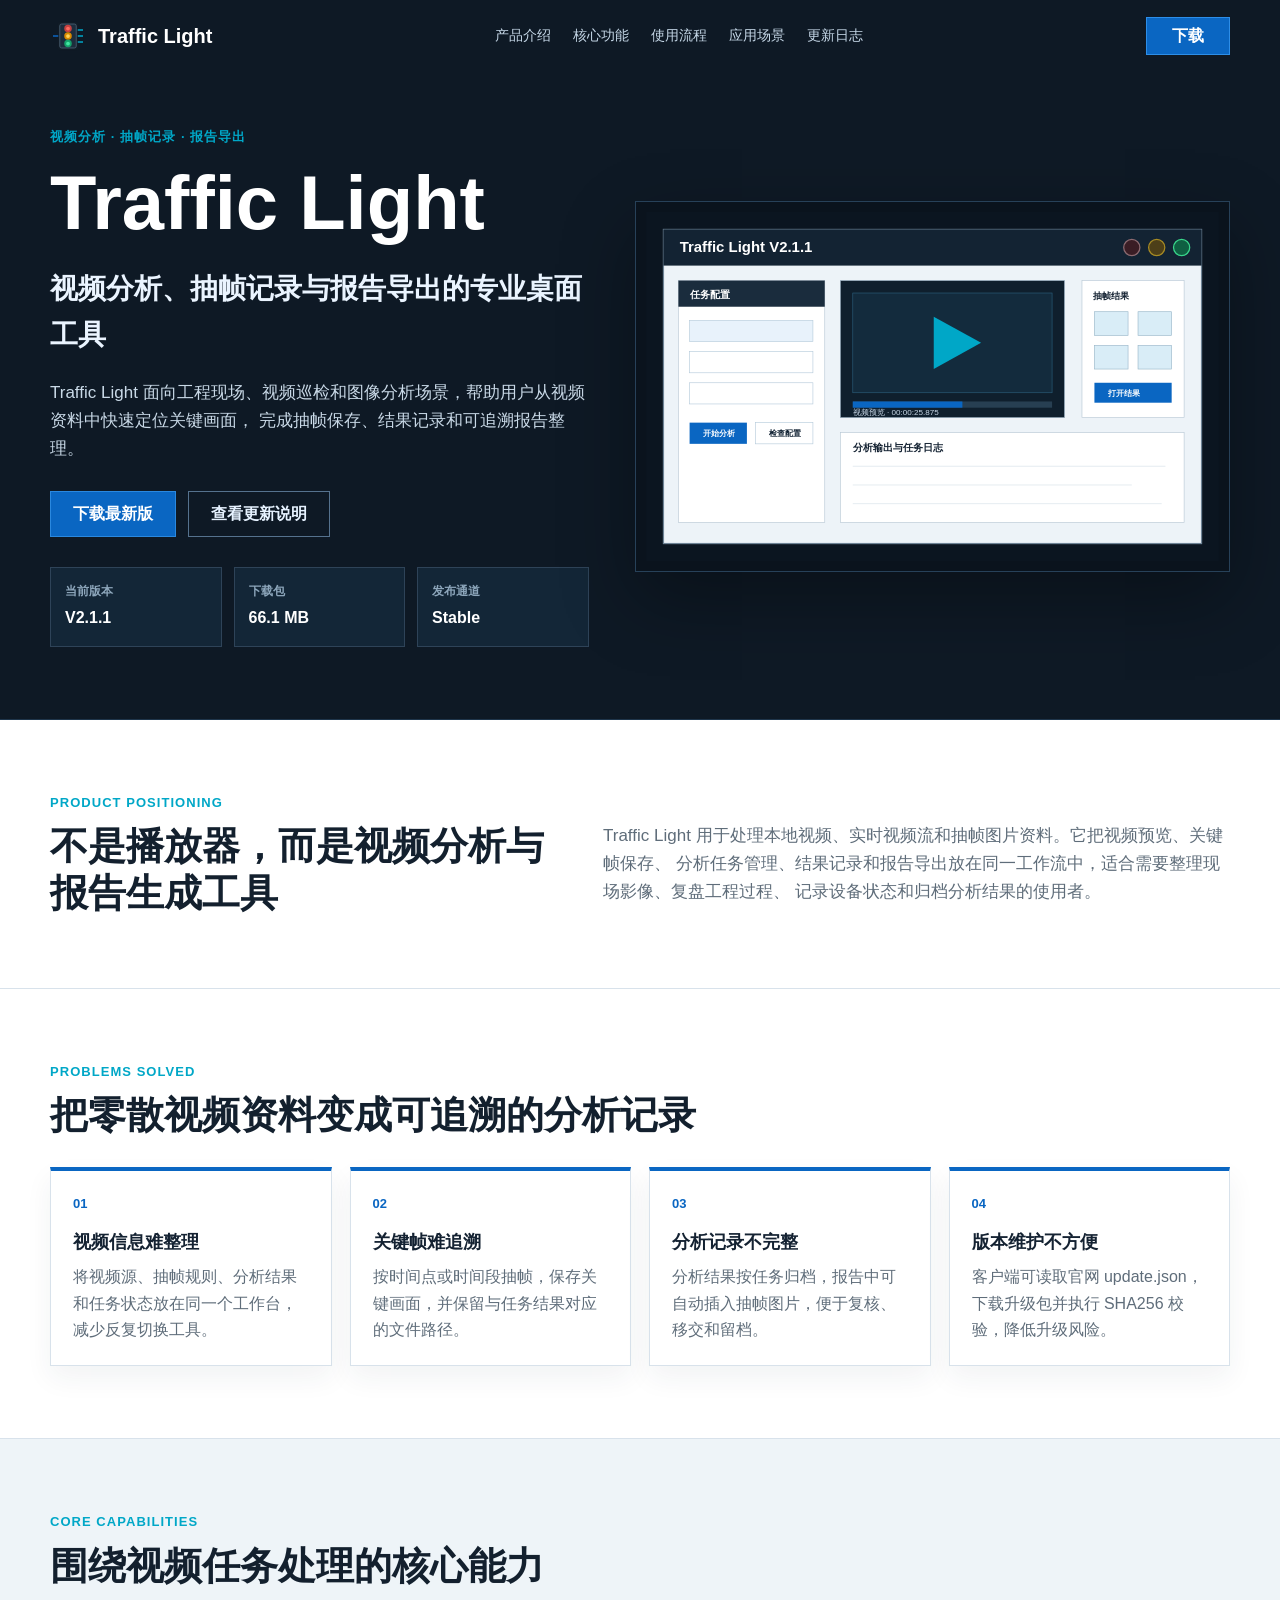
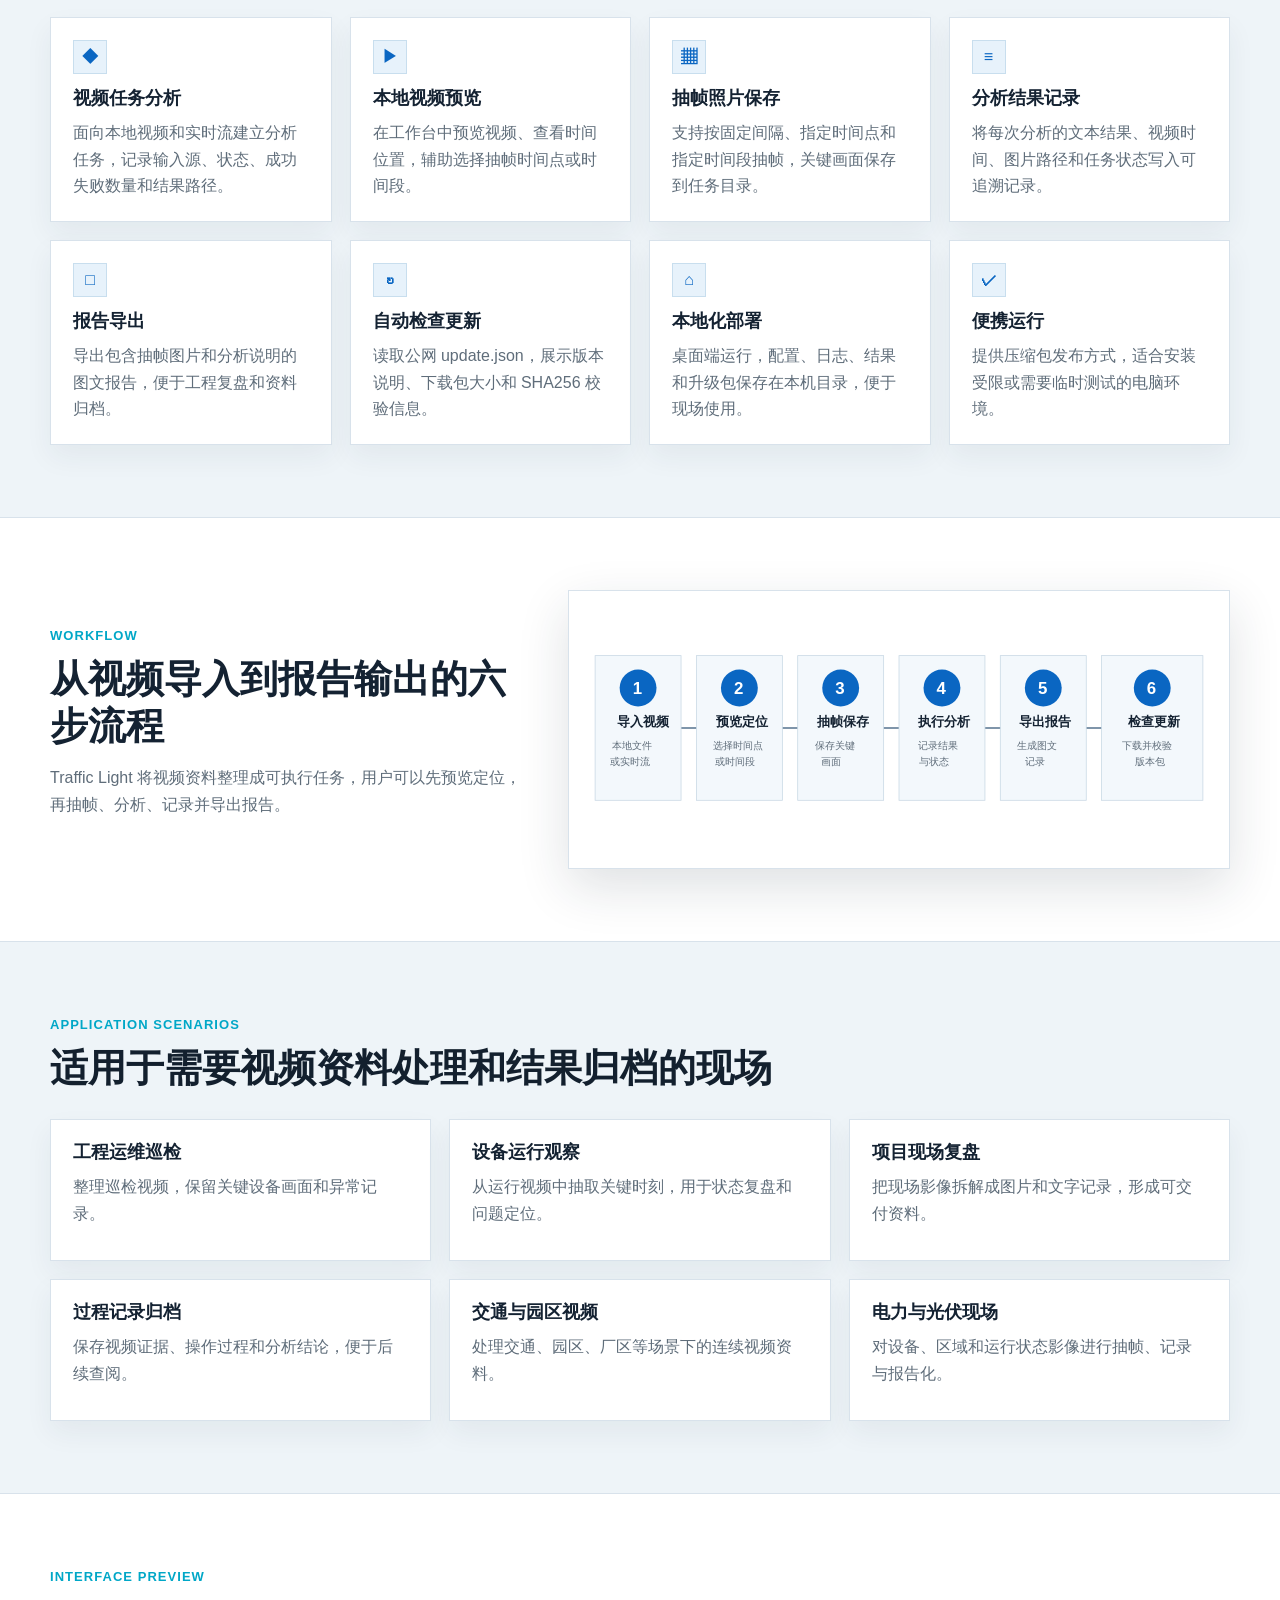
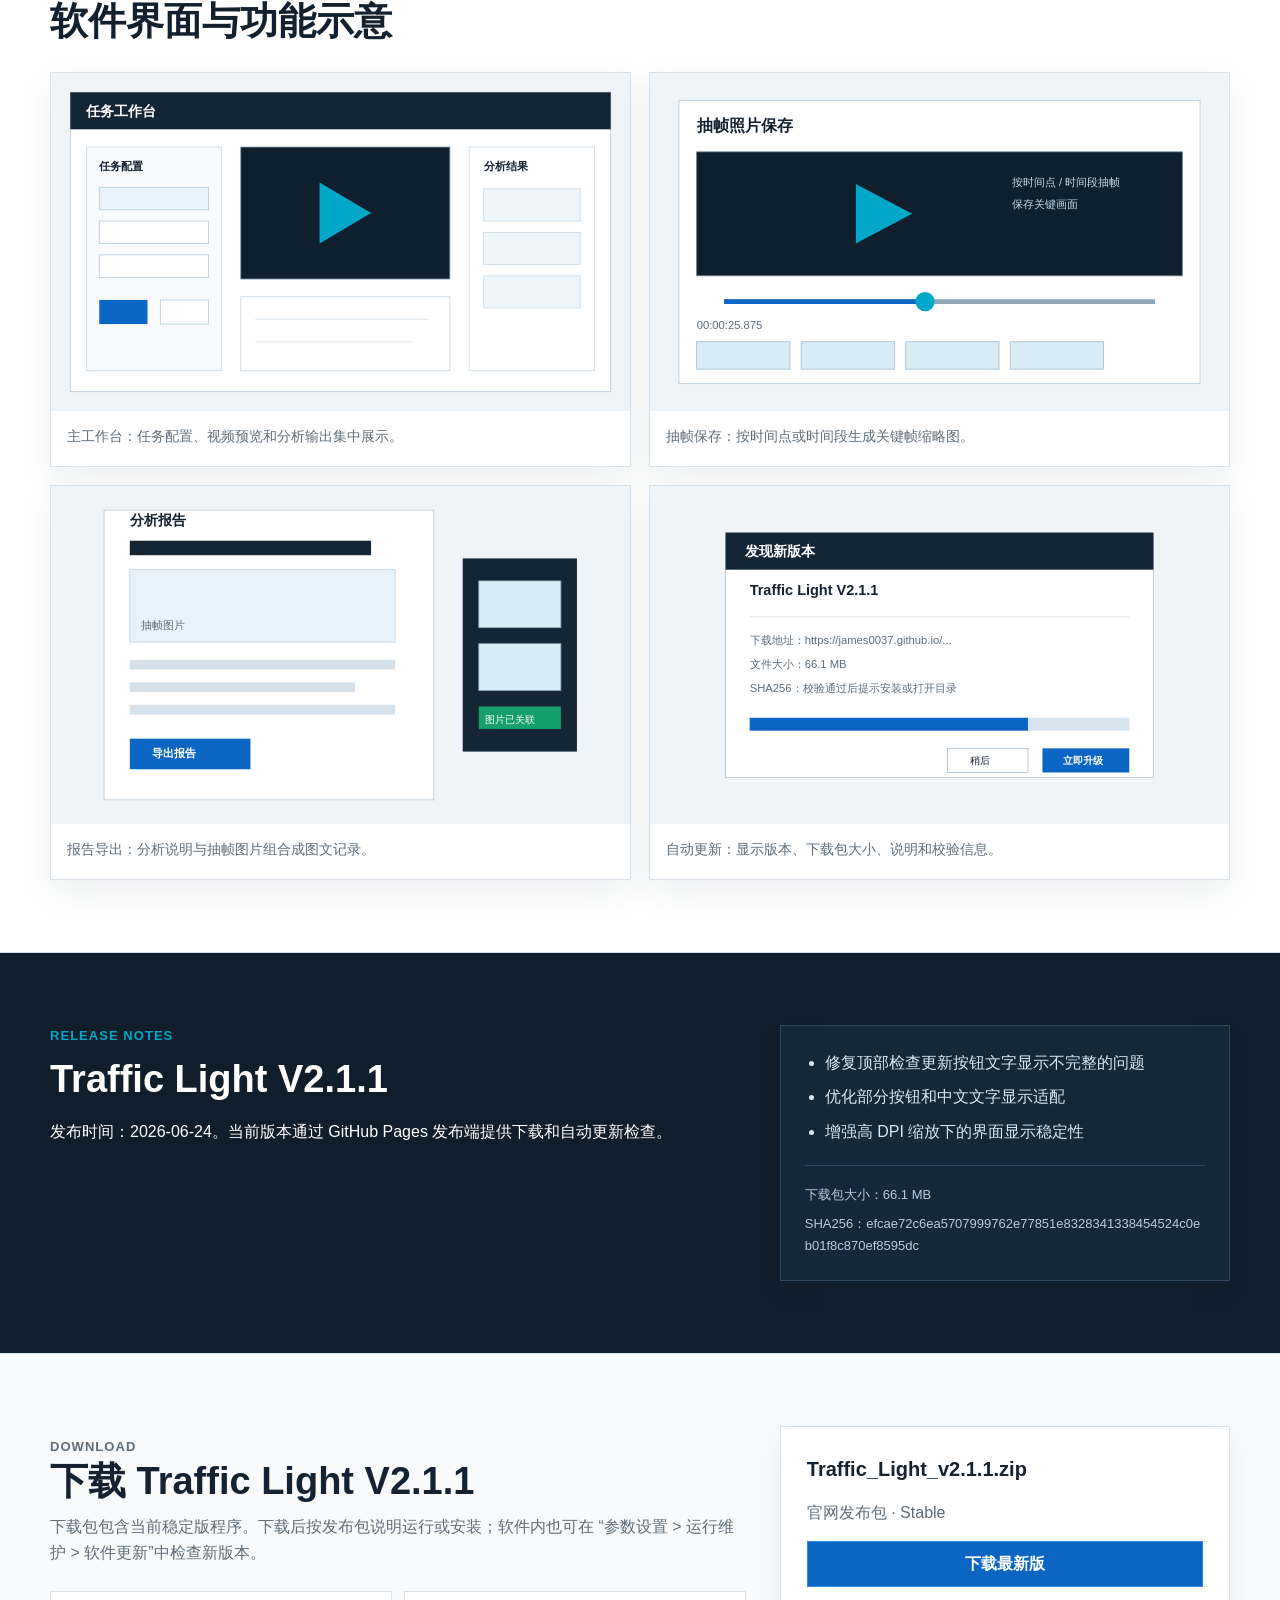
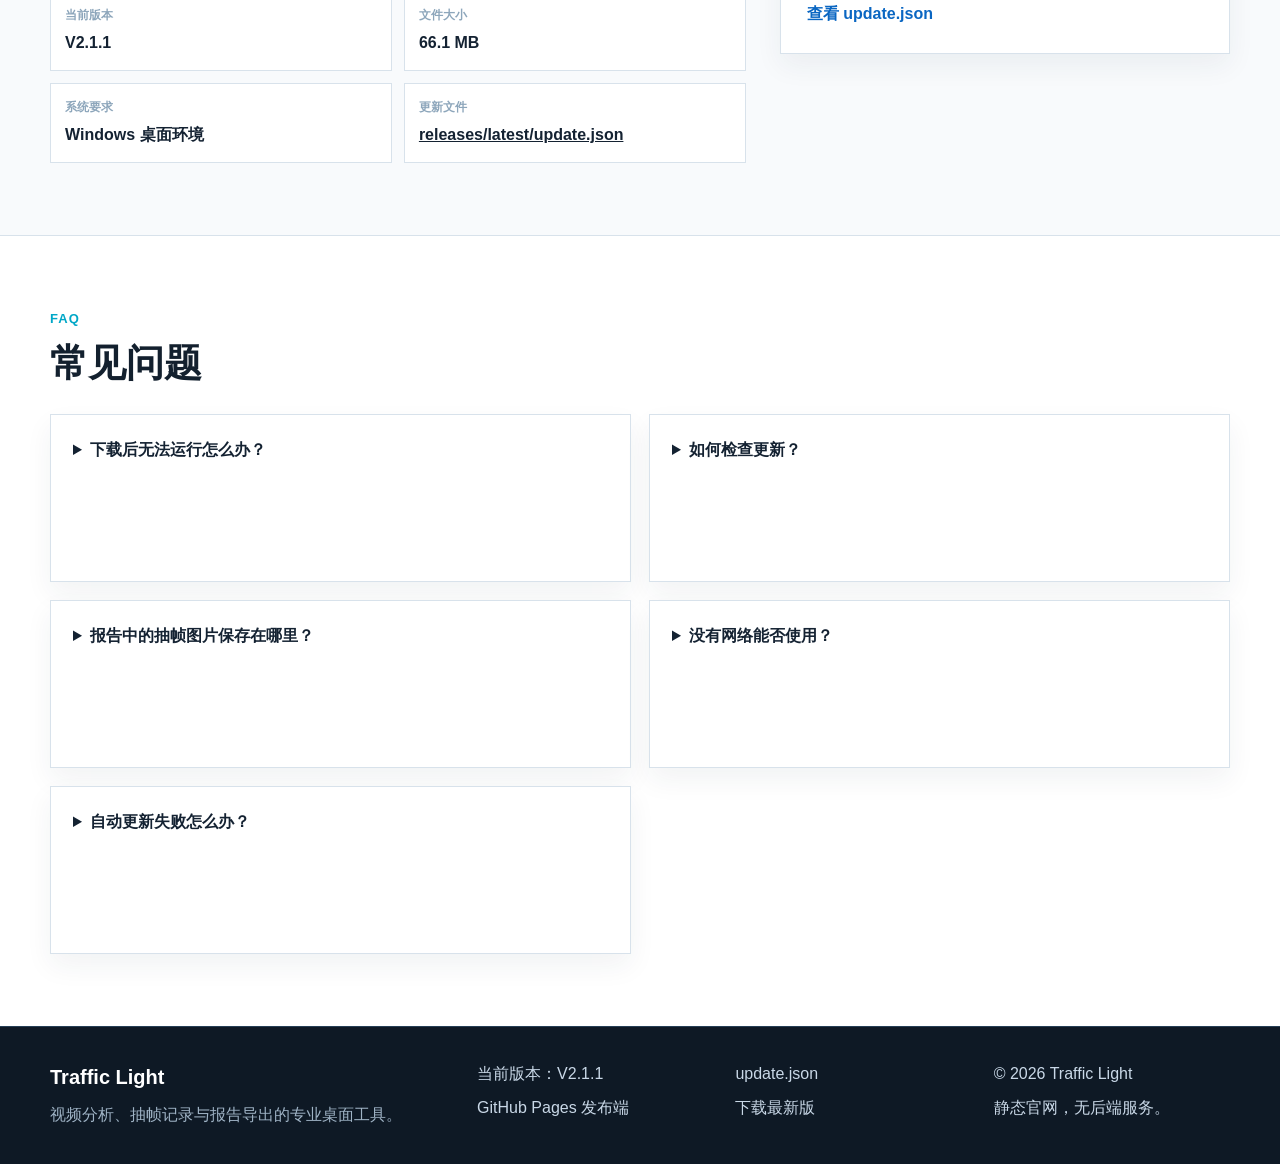
<file: release_site/index.html>
<!doctype html>
<html lang="zh-CN">
<head>
  <meta charset="utf-8">
  <meta name="viewport" content="width=device-width, initial-scale=1">
  <meta name="description" content="Traffic Light 是一款面向视频流图像分析、抽帧记录、任务管理和图文报告导出的专业桌面软件。">
  <title>Traffic Light - 官方下载</title>
  <link rel="stylesheet" href="assets/style.css">
</head>
<body>
  <header class="site-header">
    <nav class="nav wrap" aria-label="主导航">
      <a class="brand" href="#top" aria-label="Traffic Light 官网首页">
        <img src="assets/logo.svg" alt="" width="36" height="36">
        <span>Traffic Light</span>
      </a>
      <div class="nav-links">
        <a href="#product">产品介绍</a>
        <a href="#features">核心功能</a>
        <a href="#workflow">使用流程</a>
        <a href="#scenes">应用场景</a>
        <a href="#release">更新日志</a>
      </div>
      <a class="nav-download" href="downloads/Traffic_Light_v2.1.1.zip">下载</a>
    </nav>

    <section id="top" class="hero wrap">
      <div class="hero-copy">
        <p class="eyebrow">视频分析 · 抽帧记录 · 报告导出</p>
        <h1>Traffic Light</h1>
        <p class="hero-subtitle">视频分析、抽帧记录与报告导出的专业桌面工具</p>
        <p class="hero-text">
          Traffic Light 面向工程现场、视频巡检和图像分析场景，帮助用户从视频资料中快速定位关键画面，
          完成抽帧保存、结果记录和可追溯报告整理。
        </p>
        <div class="hero-actions">
          <a class="button primary" href="downloads/Traffic_Light_v2.1.1.zip">下载最新版</a>
          <a class="button secondary" href="#release">查看更新说明</a>
        </div>
        <dl class="hero-facts" aria-label="版本信息">
          <div><dt>当前版本</dt><dd>V2.1.1</dd></div>
          <div><dt>下载包</dt><dd>66.1 MB</dd></div>
          <div><dt>发布通道</dt><dd>Stable</dd></div>
        </dl>
      </div>
      <div class="hero-visual">
        <img src="assets/hero-dashboard.svg" alt="Traffic Light 软件工作台示意图">
      </div>
    </section>
  </header>

  <main>
    <section id="product" class="section section-intro">
      <div class="wrap intro-grid">
        <div>
          <p class="eyebrow">Product Positioning</p>
          <h2>不是播放器，而是视频分析与报告生成工具</h2>
        </div>
        <p>
          Traffic Light 用于处理本地视频、实时视频流和抽帧图片资料。它把视频预览、关键帧保存、
          分析任务管理、结果记录和报告导出放在同一工作流中，适合需要整理现场影像、复盘工程过程、
          记录设备状态和归档分析结果的使用者。
        </p>
      </div>
    </section>

    <section class="section">
      <div class="wrap">
        <div class="section-head">
          <p class="eyebrow">Problems Solved</p>
          <h2>把零散视频资料变成可追溯的分析记录</h2>
        </div>
        <div class="value-grid">
          <article class="value-card">
            <span class="card-index">01</span>
            <h3>视频信息难整理</h3>
            <p>将视频源、抽帧规则、分析结果和任务状态放在同一个工作台，减少反复切换工具。</p>
          </article>
          <article class="value-card">
            <span class="card-index">02</span>
            <h3>关键帧难追溯</h3>
            <p>按时间点或时间段抽帧，保存关键画面，并保留与任务结果对应的文件路径。</p>
          </article>
          <article class="value-card">
            <span class="card-index">03</span>
            <h3>分析记录不完整</h3>
            <p>分析结果按任务归档，报告中可自动插入抽帧图片，便于复核、移交和留档。</p>
          </article>
          <article class="value-card">
            <span class="card-index">04</span>
            <h3>版本维护不方便</h3>
            <p>客户端可读取官网 update.json，下载升级包并执行 SHA256 校验，降低升级风险。</p>
          </article>
        </div>
      </div>
    </section>

    <section id="features" class="section muted-section">
      <div class="wrap">
        <div class="section-head">
          <p class="eyebrow">Core Capabilities</p>
          <h2>围绕视频任务处理的核心能力</h2>
        </div>
        <div class="feature-grid">
          <article class="feature-card">
            <span class="feature-icon">◆</span>
            <h3>视频任务分析</h3>
            <p>面向本地视频和实时流建立分析任务，记录输入源、状态、成功失败数量和结果路径。</p>
          </article>
          <article class="feature-card">
            <span class="feature-icon">▶</span>
            <h3>本地视频预览</h3>
            <p>在工作台中预览视频、查看时间位置，辅助选择抽帧时间点或时间段。</p>
          </article>
          <article class="feature-card">
            <span class="feature-icon">▦</span>
            <h3>抽帧照片保存</h3>
            <p>支持按固定间隔、指定时间点和指定时间段抽帧，关键画面保存到任务目录。</p>
          </article>
          <article class="feature-card">
            <span class="feature-icon">≡</span>
            <h3>分析结果记录</h3>
            <p>将每次分析的文本结果、视频时间、图片路径和任务状态写入可追溯记录。</p>
          </article>
          <article class="feature-card">
            <span class="feature-icon">□</span>
            <h3>报告导出</h3>
            <p>导出包含抽帧图片和分析说明的图文报告，便于工程复盘和资料归档。</p>
          </article>
          <article class="feature-card">
            <span class="feature-icon">↻</span>
            <h3>自动检查更新</h3>
            <p>读取公网 update.json，展示版本说明、下载包大小和 SHA256 校验信息。</p>
          </article>
          <article class="feature-card">
            <span class="feature-icon">⌂</span>
            <h3>本地化部署</h3>
            <p>桌面端运行，配置、日志、结果和升级包保存在本机目录，便于现场使用。</p>
          </article>
          <article class="feature-card">
            <span class="feature-icon">✓</span>
            <h3>便携运行</h3>
            <p>提供压缩包发布方式，适合安装受限或需要临时测试的电脑环境。</p>
          </article>
        </div>
      </div>
    </section>

    <section id="workflow" class="section">
      <div class="wrap split-layout">
        <div>
          <p class="eyebrow">Workflow</p>
          <h2>从视频导入到报告输出的六步流程</h2>
          <p class="section-copy">
            Traffic Light 将视频资料整理成可执行任务，用户可以先预览定位，再抽帧、分析、记录并导出报告。
          </p>
        </div>
        <img class="workflow-image" src="assets/workflow.svg" alt="Traffic Light 使用流程图">
      </div>
    </section>

    <section id="scenes" class="section muted-section">
      <div class="wrap">
        <div class="section-head">
          <p class="eyebrow">Application Scenarios</p>
          <h2>适用于需要视频资料处理和结果归档的现场</h2>
        </div>
        <div class="scene-grid">
          <article><h3>工程运维巡检</h3><p>整理巡检视频，保留关键设备画面和异常记录。</p></article>
          <article><h3>设备运行观察</h3><p>从运行视频中抽取关键时刻，用于状态复盘和问题定位。</p></article>
          <article><h3>项目现场复盘</h3><p>把现场影像拆解成图片和文字记录，形成可交付资料。</p></article>
          <article><h3>过程记录归档</h3><p>保存视频证据、操作过程和分析结论，便于后续查阅。</p></article>
          <article><h3>交通与园区视频</h3><p>处理交通、园区、厂区等场景下的连续视频资料。</p></article>
          <article><h3>电力与光伏现场</h3><p>对设备、区域和运行状态影像进行抽帧、记录与报告化。</p></article>
        </div>
      </div>
    </section>

    <section class="section">
      <div class="wrap">
        <div class="section-head">
          <p class="eyebrow">Interface Preview</p>
          <h2>软件界面与功能示意</h2>
        </div>
        <div class="screenshot-grid">
          <figure>
            <img src="assets/screenshots/main-workbench.svg" alt="主工作台界面示意图">
            <figcaption>主工作台：任务配置、视频预览和分析输出集中展示。</figcaption>
          </figure>
          <figure>
            <img src="assets/screenshots/frame-capture.svg" alt="抽帧保存界面示意图">
            <figcaption>抽帧保存：按时间点或时间段生成关键帧缩略图。</figcaption>
          </figure>
          <figure>
            <img src="assets/screenshots/report-export.svg" alt="报告导出界面示意图">
            <figcaption>报告导出：分析说明与抽帧图片组合成图文记录。</figcaption>
          </figure>
          <figure>
            <img src="assets/screenshots/update-dialog.svg" alt="自动更新弹窗示意图">
            <figcaption>自动更新：显示版本、下载包大小、说明和校验信息。</figcaption>
          </figure>
        </div>
      </div>
    </section>

    <section id="release" class="section release-section">
      <div class="wrap release-grid">
        <div>
          <p class="eyebrow">Release Notes</p>
          <h2>Traffic Light V2.1.1</h2>
          <p class="section-copy">发布时间：2026-06-24。当前版本通过 GitHub Pages 发布端提供下载和自动更新检查。</p>
        </div>
        <div class="release-panel">
          <ul>
            <li>修复顶部检查更新按钮文字显示不完整的问题</li>
            <li>优化部分按钮和中文文字显示适配</li>
            <li>增强高 DPI 缩放下的界面显示稳定性</li>
          </ul>
          <div class="checksum">
            <span>下载包大小：66.1 MB</span>
            <span>SHA256：efcae72c6ea5707999762e77851e8328341338454524c0eb01f8c870ef8595dc</span>
          </div>
        </div>
      </div>
    </section>

    <section id="download" class="section download-section">
      <div class="wrap download-grid">
        <div>
          <p class="eyebrow">Download</p>
          <h2>下载 Traffic Light V2.1.1</h2>
          <p>
            下载包包含当前稳定版程序。下载后按发布包说明运行或安装；软件内也可在
            “参数设置 > 运行维护 > 软件更新”中检查新版本。
          </p>
          <dl class="download-meta">
            <div><dt>当前版本</dt><dd>V2.1.1</dd></div>
            <div><dt>文件大小</dt><dd>66.1 MB</dd></div>
            <div><dt>系统要求</dt><dd>Windows 桌面环境</dd></div>
            <div><dt>更新文件</dt><dd><a href="releases/latest/update.json">releases/latest/update.json</a></dd></div>
          </dl>
        </div>
        <div class="download-card">
          <strong>Traffic_Light_v2.1.1.zip</strong>
          <span>官网发布包 · Stable</span>
          <a class="button primary full" href="downloads/Traffic_Light_v2.1.1.zip">下载最新版</a>
          <a class="text-link" href="https://james0037.github.io/traffic-light-release/releases/latest/update.json">查看 update.json</a>
        </div>
      </div>
    </section>

    <section class="section faq-section">
      <div class="wrap">
        <div class="section-head">
          <p class="eyebrow">FAQ</p>
          <h2>常见问题</h2>
        </div>
        <div class="faq-grid">
          <details>
            <summary>下载后无法运行怎么办？</summary>
            <p>请确认文件已完整下载，并根据发布包内说明运行。若系统拦截未知来源程序，需要在 Windows 安全提示中确认来源后再运行。</p>
          </details>
          <details>
            <summary>如何检查更新？</summary>
            <p>进入软件“参数设置 > 运行维护 > 软件更新”，使用默认官网地址检查更新即可。</p>
          </details>
          <details>
            <summary>报告中的抽帧图片保存在哪里？</summary>
            <p>抽帧图片和报告资产会保存在任务结果目录及同名资源目录中，便于与分析记录一并归档。</p>
          </details>
          <details>
            <summary>没有网络能否使用？</summary>
            <p>本地视频预览、抽帧、结果记录和本地报告整理可在无公网环境下使用；联网功能取决于模型服务和更新检查地址。</p>
          </details>
          <details>
            <summary>自动更新失败怎么办？</summary>
            <p>检查网络、下载地址和磁盘空间。软件会在下载失败或 SHA256 校验失败时提示错误，不会覆盖当前配置和结果。</p>
          </details>
        </div>
      </div>
    </section>
  </main>

  <footer class="site-footer">
    <div class="wrap footer-grid">
      <div>
        <strong>Traffic Light</strong>
        <p>视频分析、抽帧记录与报告导出的专业桌面工具。</p>
      </div>
      <div>
        <span>当前版本：V2.1.1</span>
        <span>GitHub Pages 发布端</span>
      </div>
      <div>
        <a href="releases/latest/update.json">update.json</a>
        <a href="downloads/Traffic_Light_v2.1.1.zip">下载最新版</a>
      </div>
      <div>
        <span>© 2026 Traffic Light</span>
        <span>静态官网，无后端服务。</span>
      </div>
    </div>
  </footer>
</body>
</html>
</file>
<file: release_site/assets/style.css>
:root {
  --bg: #f3f6f9;
  --surface: #ffffff;
  --surface-strong: #eef4f8;
  --ink: #142232;
  --muted: #5f6d7a;
  --line: #d8e2eb;
  --line-dark: #2e4358;
  --hero: #0e1925;
  --hero-panel: #152637;
  --blue: #0a66c2;
  --blue-dark: #074c91;
  --cyan: #00a7c7;
  --green: #15a06b;
  --amber: #d88a00;
  --red: #c54040;
  --shadow: 0 18px 48px rgba(25, 42, 58, .14);
}

* {
  box-sizing: border-box;
}

html {
  scroll-behavior: smooth;
}

body {
  margin: 0;
  color: var(--ink);
  background: var(--bg);
  font-family: "Microsoft YaHei UI", "Segoe UI", Arial, sans-serif;
  line-height: 1.65;
  letter-spacing: 0;
}

a {
  color: inherit;
}

img {
  max-width: 100%;
  height: auto;
  display: block;
}

.wrap {
  width: min(1180px, calc(100% - 40px));
  margin: 0 auto;
}

.site-header {
  color: #fff;
  background: var(--hero);
  border-bottom: 1px solid #1e354b;
}

.nav {
  min-height: 72px;
  display: flex;
  align-items: center;
  justify-content: space-between;
  gap: 24px;
}

.brand {
  display: inline-flex;
  align-items: center;
  gap: 12px;
  text-decoration: none;
  font-size: 20px;
  font-weight: 800;
  white-space: nowrap;
}

.nav-links {
  display: flex;
  align-items: center;
  justify-content: center;
  gap: 22px;
  color: #c6d8e8;
  font-size: 14px;
}

.nav-links a,
.text-link {
  text-decoration: none;
}

.nav-links a:hover,
.nav-links a:focus {
  color: #ffffff;
}

.nav-download {
  min-width: 84px;
  min-height: 38px;
  display: inline-flex;
  align-items: center;
  justify-content: center;
  color: #fff;
  background: var(--blue);
  border: 1px solid #2d8ee8;
  text-decoration: none;
  font-weight: 700;
}

.hero {
  min-height: 620px;
  display: grid;
  grid-template-columns: minmax(0, .95fr) minmax(420px, 1.05fr);
  gap: 46px;
  align-items: center;
  padding: 54px 0 72px;
}

.hero-copy {
  max-width: 640px;
}

.eyebrow {
  margin: 0 0 10px;
  color: var(--cyan);
  font-size: 13px;
  font-weight: 800;
  letter-spacing: .08em;
  text-transform: uppercase;
}

h1,
h2,
h3,
p {
  letter-spacing: 0;
}

h1,
h2,
h3 {
  margin: 0;
  line-height: 1.22;
}

h1 {
  font-size: clamp(44px, 7vw, 76px);
}

h2 {
  font-size: clamp(26px, 3vw, 38px);
}

h3 {
  font-size: 18px;
}

.hero-subtitle {
  margin: 16px 0 0;
  color: #eaf4ff;
  font-size: clamp(20px, 2.4vw, 28px);
  font-weight: 700;
}

.hero-text,
.section-copy {
  color: var(--muted);
  font-size: 16px;
}

.hero-text {
  max-width: 620px;
  margin: 20px 0 28px;
  color: #c9d9e7;
  font-size: 17px;
}

.hero-actions {
  display: flex;
  gap: 12px;
  flex-wrap: wrap;
}

.button {
  min-height: 46px;
  display: inline-flex;
  align-items: center;
  justify-content: center;
  padding: 11px 22px;
  border: 1px solid transparent;
  text-decoration: none;
  font-weight: 800;
  line-height: 1;
}

.button.primary {
  color: #fff;
  background: var(--blue);
  border-color: #2a88df;
}

.button.primary:hover,
.button.primary:focus,
.nav-download:hover,
.nav-download:focus {
  background: var(--blue-dark);
}

.button.secondary {
  color: #e6f2ff;
  background: transparent;
  border-color: #55728e;
}

.button.secondary:hover,
.button.secondary:focus {
  background: #1d3145;
}

.button.full {
  width: 100%;
}

.hero-facts {
  display: grid;
  grid-template-columns: repeat(3, minmax(0, 1fr));
  gap: 12px;
  margin: 30px 0 0;
}

.hero-facts div {
  padding: 14px;
  background: #132637;
  border: 1px solid var(--line-dark);
}

.hero-facts dt,
.download-meta dt {
  color: #8da6bb;
  font-size: 12px;
  font-weight: 700;
}

.hero-facts dd,
.download-meta dd {
  margin: 4px 0 0;
  color: #ffffff;
  font-weight: 800;
}

.hero-visual {
  padding: 10px;
  background: #0a131d;
  border: 1px solid #274159;
  box-shadow: 0 28px 70px rgba(0, 0, 0, .32);
}

.section {
  padding: 72px 0;
  background: var(--surface);
}

.section + .section {
  border-top: 1px solid var(--line);
}

.muted-section {
  background: var(--surface-strong);
}

.section-head {
  max-width: 760px;
  margin-bottom: 28px;
}

.section-head h2,
.intro-grid h2 {
  color: #13202e;
}

.section-head p:last-child {
  margin-bottom: 0;
}

.intro-grid {
  display: grid;
  grid-template-columns: minmax(0, .9fr) minmax(0, 1.1fr);
  gap: 40px;
  align-items: start;
}

.intro-grid > p {
  margin: 30px 0 0;
  color: var(--muted);
  font-size: 17px;
}

.value-grid,
.feature-grid,
.scene-grid,
.screenshot-grid,
.faq-grid {
  display: grid;
  gap: 18px;
}

.value-grid {
  grid-template-columns: repeat(4, minmax(0, 1fr));
}

.feature-grid {
  grid-template-columns: repeat(4, minmax(0, 1fr));
}

.scene-grid {
  grid-template-columns: repeat(3, minmax(0, 1fr));
}

.screenshot-grid {
  grid-template-columns: repeat(2, minmax(0, 1fr));
}

.value-card,
.feature-card,
.scene-grid article,
.faq-grid details,
.download-card,
.release-panel {
  background: var(--surface);
  border: 1px solid var(--line);
  box-shadow: 0 12px 26px rgba(28, 48, 66, .06);
}

.value-card,
.feature-card,
.scene-grid article,
.faq-grid details {
  min-height: 168px;
  padding: 22px;
}

.value-card {
  position: relative;
  border-top: 4px solid var(--blue);
}

.card-index {
  display: block;
  color: var(--blue);
  font-size: 13px;
  font-weight: 900;
  margin-bottom: 18px;
}

.value-card p,
.feature-card p,
.scene-grid p,
.faq-grid p,
.download-grid p {
  margin: 10px 0 0;
  color: var(--muted);
}

.feature-card {
  background: #fff;
}

.feature-icon {
  width: 34px;
  height: 34px;
  display: inline-flex;
  align-items: center;
  justify-content: center;
  margin-bottom: 14px;
  color: var(--blue);
  background: #e7f2fb;
  border: 1px solid #c8deee;
  font-weight: 900;
}

.split-layout {
  display: grid;
  grid-template-columns: minmax(0, .72fr) minmax(440px, 1fr);
  gap: 42px;
  align-items: center;
}

.workflow-image {
  border: 1px solid var(--line);
  background: #fff;
  box-shadow: var(--shadow);
}

.scene-grid article {
  min-height: 142px;
}

.screenshot-grid figure {
  margin: 0;
  overflow: hidden;
  background: #fff;
  border: 1px solid var(--line);
  box-shadow: 0 12px 30px rgba(28, 48, 66, .08);
}

.screenshot-grid figcaption {
  padding: 14px 16px 18px;
  color: var(--muted);
  font-size: 14px;
}

.release-section {
  color: #fff;
  background: #101d2a;
}

.release-section h2,
.release-section .section-copy {
  color: #fff;
}

.release-grid,
.download-grid {
  display: grid;
  grid-template-columns: minmax(0, .85fr) minmax(360px, .55fr);
  gap: 34px;
  align-items: start;
}

.release-panel {
  padding: 24px;
  color: #d8e7f4;
  background: #14283a;
  border-color: #30475d;
}

.release-panel ul {
  margin: 0;
  padding-left: 20px;
}

.release-panel li + li {
  margin-top: 8px;
}

.checksum {
  display: grid;
  gap: 8px;
  margin-top: 20px;
  padding-top: 18px;
  border-top: 1px solid #31495f;
  color: #b7cbe0;
  font-size: 13px;
  word-break: break-all;
}

.download-section {
  background: #f8fafc;
}

.download-meta {
  display: grid;
  grid-template-columns: repeat(2, minmax(0, 1fr));
  gap: 12px;
  margin: 24px 0 0;
}

.download-meta div {
  padding: 14px;
  background: #fff;
  border: 1px solid var(--line);
}

.download-meta dd {
  color: var(--ink);
  word-break: break-word;
}

.download-card {
  padding: 26px;
  display: grid;
  gap: 14px;
}

.download-card strong {
  font-size: 20px;
  word-break: break-word;
}

.download-card span {
  color: var(--muted);
}

.text-link {
  color: var(--blue);
  font-weight: 800;
}

.text-link:hover,
.text-link:focus {
  color: var(--blue-dark);
}

.faq-grid {
  grid-template-columns: repeat(2, minmax(0, 1fr));
}

details summary {
  cursor: pointer;
  font-weight: 800;
}

details summary:focus {
  outline: 2px solid var(--blue);
  outline-offset: 4px;
}

.site-footer {
  padding: 34px 0;
  color: #c9d8e7;
  background: #0e1925;
  border-top: 1px solid #263f56;
}

.footer-grid {
  display: grid;
  grid-template-columns: minmax(0, 1.2fr) repeat(3, minmax(0, .7fr));
  gap: 22px;
  align-items: start;
}

.footer-grid strong {
  color: #fff;
  font-size: 20px;
}

.footer-grid p {
  margin: 8px 0 0;
  color: #9fb3c5;
}

.footer-grid span,
.footer-grid a {
  display: block;
  margin-bottom: 8px;
  color: #c9d8e7;
  text-decoration: none;
}

.footer-grid a:hover,
.footer-grid a:focus {
  color: #fff;
}

@media (max-width: 1040px) {
  .nav {
    align-items: flex-start;
    flex-direction: column;
    padding: 18px 0;
  }

  .nav-links {
    flex-wrap: wrap;
    justify-content: flex-start;
    gap: 10px 18px;
  }

  .hero,
  .intro-grid,
  .split-layout,
  .release-grid,
  .download-grid {
    grid-template-columns: 1fr;
  }

  .hero {
    min-height: auto;
    padding-top: 34px;
  }

  .hero-visual {
    max-width: 760px;
  }

  .value-grid,
  .feature-grid,
  .scene-grid {
    grid-template-columns: repeat(2, minmax(0, 1fr));
  }

  .footer-grid {
    grid-template-columns: repeat(2, minmax(0, 1fr));
  }
}

@media (max-width: 680px) {
  .wrap {
    width: min(100% - 28px, 1180px);
  }

  .nav-links {
    display: none;
  }

  .nav-download {
    width: 100%;
  }

  .hero {
    gap: 28px;
  }

  .hero-facts,
  .value-grid,
  .feature-grid,
  .scene-grid,
  .screenshot-grid,
  .faq-grid,
  .download-meta,
  .footer-grid {
    grid-template-columns: 1fr;
  }

  .hero-actions .button,
  .button {
    width: 100%;
  }

  .section {
    padding: 52px 0;
  }

  .value-card,
  .feature-card,
  .scene-grid article,
  .faq-grid details,
  .download-card,
  .release-panel {
    padding: 18px;
  }
}
</file>
